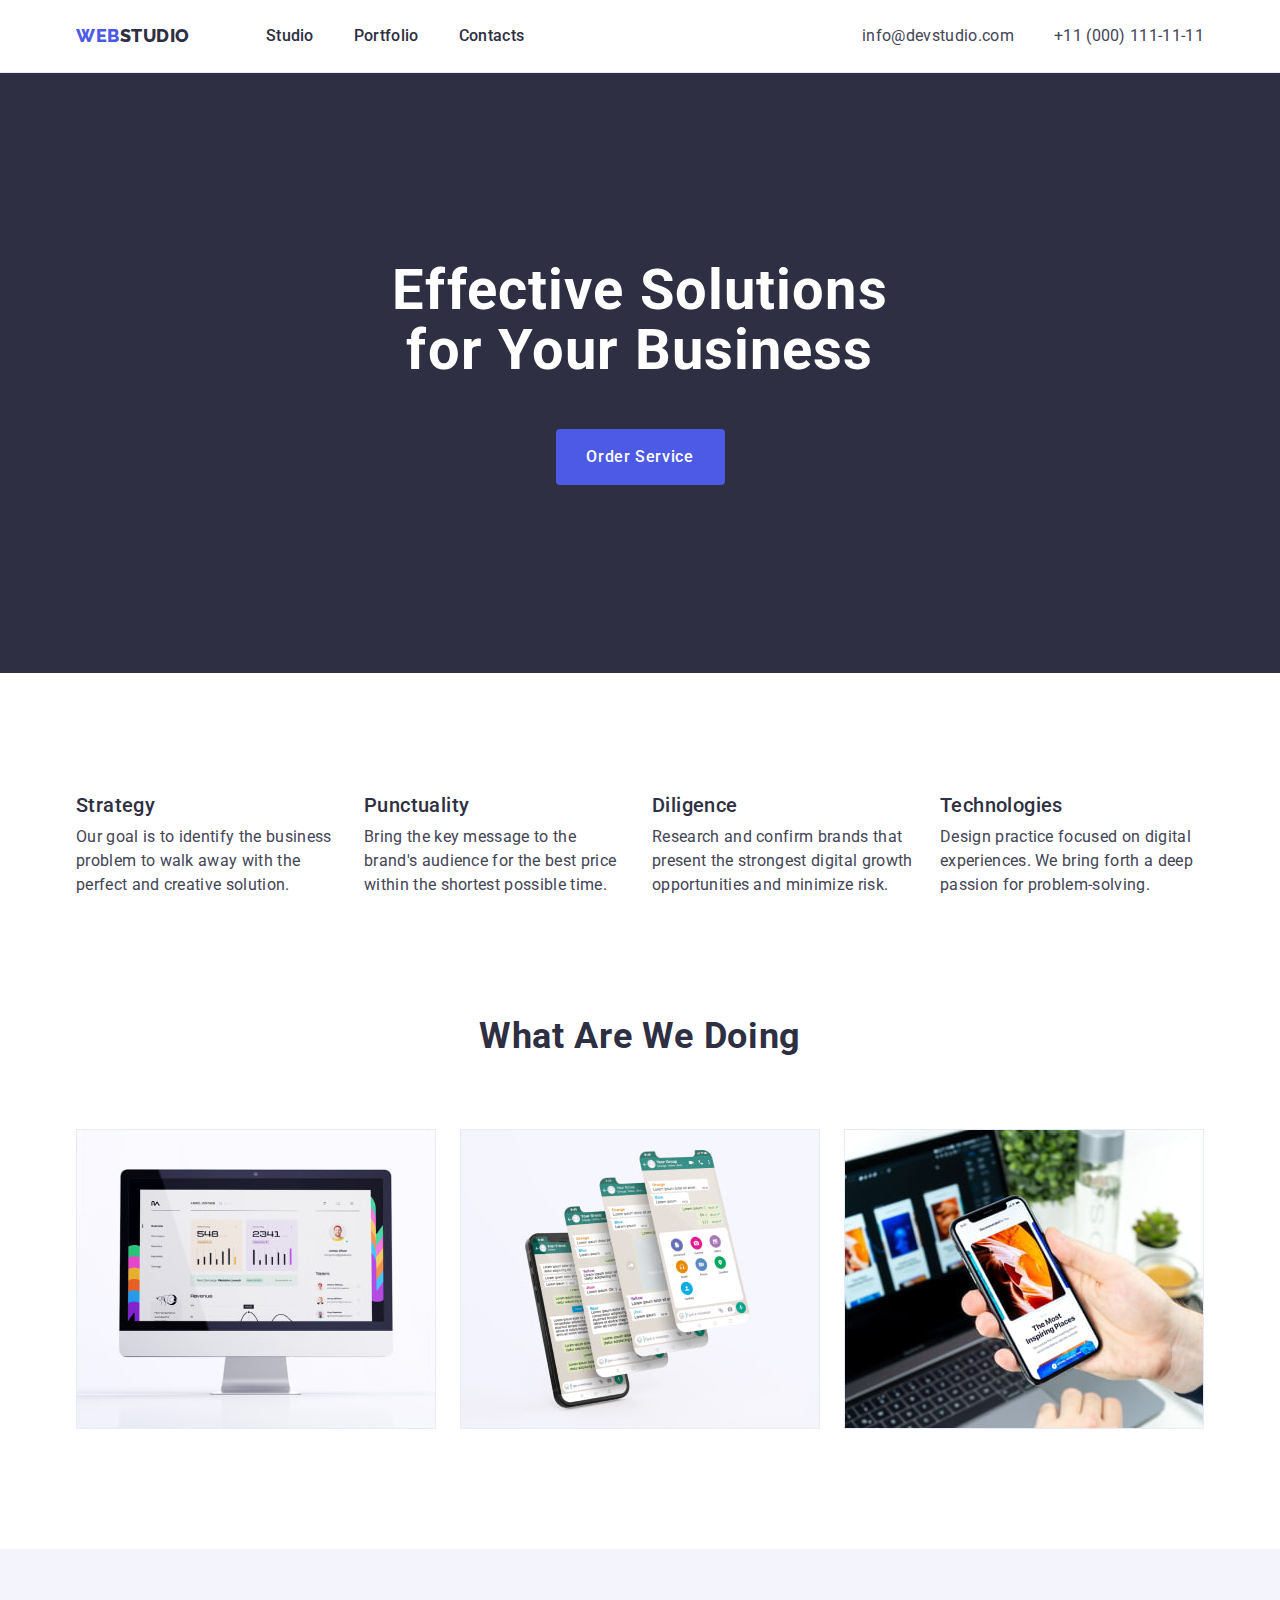
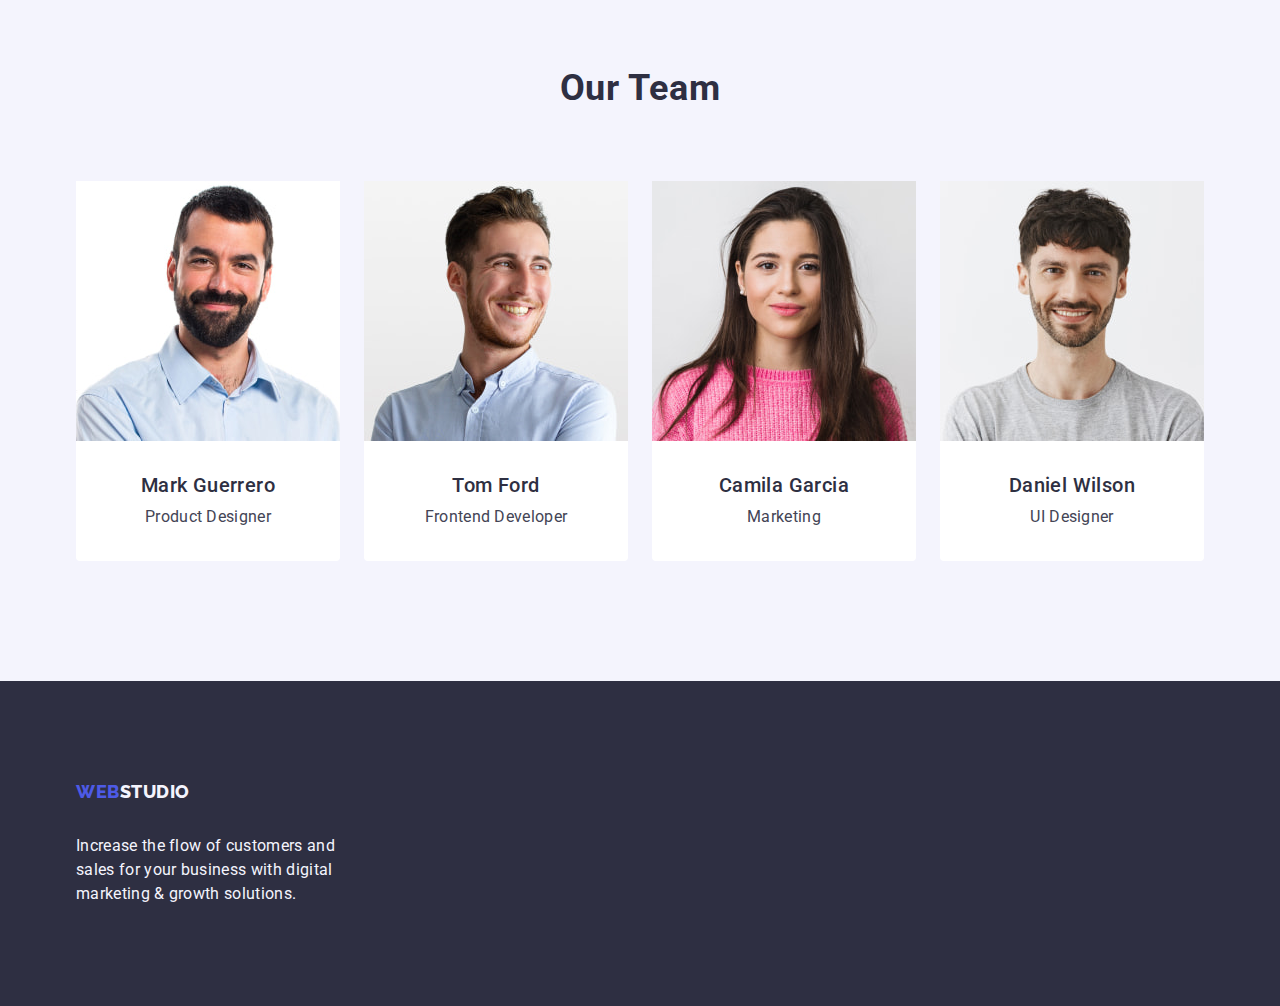
<file: index.html>
<!DOCTYPE html>
<html lang="en">
  <head>
    <meta charset="UTF-8" />
    <meta http-equiv="X-UA-Compatible" content="IE=edge" />
    <meta name="viewport" content="width=device-width, initial-scale=1.0" />
    <title>Web Studio</title>
    <!-- Fonts -->
    <link rel="preconnect" href="https://fonts.googleapis.com" />
    <link rel="preconnect" href="https://fonts.gstatic.com" crossorigin />
    <link
      href="https://fonts.googleapis.com/css2?family=Raleway:wght@800&family=Roboto:wght@400;500;700;900&display=swap"
      rel="stylesheet"
    />
    <!-- Normalize -->
    <link
      rel="stylesheet"
      href="https://cdnjs.cloudflare.com/ajax/libs/modern-normalize/1.0.0/modern-normalize.min.css"
    />
    <!-- css -->
    <link rel="stylesheet" href="css/styles.css" />
  </head>
  <body>
    <!-- header -->
    <header class="header">
      <!-- navigation -->
      <div class="container-header container">
        <nav class="header-nav">
          <a href="./index.html" class="header-nav-logo link logo active-link"
            >Web<span class="logo-lead">Studio</span></a
          >
          <ul class="header-nav-list list">
            <li class="header-nav-item">
              <a
                href="./index.html"
                class="header-nav-link link primary-text active-link"
                >Studio</a
              >
            </li>
            <li class="header-nav-item">
              <a
                href="./portfolio.html"
                class="header-nav-link link primary-text active-link"
                >Portfolio</a
              >
            </li>
            <li class="header-nav-item">
              <a href="" class="header-nav-link link primary-text active-link"
                >Contacts</a
              >
            </li>
          </ul>
        </nav>
        <!-- address -->
        <address class="header-address">
          <ul class="header-cont-list list">
            <li class="header-cont-item">
              <a
                href="mailto:info@devstudio.com"
                class="header-cont-link link primary-text active-link"
                >info@devstudio.com</a
              >
            </li>
            <li class="header-cont-item">
              <a
                href="tel:+110001111111"
                class="header-cont-link link primary-text active-link"
                >+11 (000) 111-11-11</a
              >
            </li>
          </ul>
        </address>
      </div>
    </header>
    <main>
      <!-- hero -->
      <section class="hero">
        <div class="container">
          <h1 class="hero-title">Effective Solutions for Your Business</h1>
          <button type="button" class="hero-btn btn primary-text active-btn">
            Order Service
          </button>
        </div>
      </section>
      <!-- Features -->
      <section class="features section">
        <div class="container">
          <h2 hidden class="features-title">Features</h2>
          <ul class="features-list list">
            <li class="features-item">
              <h3 class="features-subtitle subtitle">Strategy</h3>
              <p class="features-desc primary-text">
                Our goal is to identify the business problem to walk away with
                the perfect and creative solution.
              </p>
            </li>
            <li class="features-item">
              <h3 class="features-subtitle subtitle">Punctuality</h3>
              <p class="features-desc primary-text">
                Bring the key message to the brand's audience for the best price
                within the shortest possible time.
              </p>
            </li>
            <li class="features-item">
              <h3 class="features-subtitle subtitle">Diligence</h3>
              <p class="features-desc primary-text">
                Research and confirm brands that present the strongest digital
                growth opportunities and minimize risk.
              </p>
            </li>
            <li class="features-item">
              <h3 class="features-subtitle subtitle">Technologies</h3>
              <p class="features-desc primary-text">
                Design practice focused on digital experiences. We bring forth a
                deep passion for problem-solving.
              </p>
            </li>
          </ul>
        </div>
      </section>
      <!-- Examples -->
      <section class="examples section">
        <div class="container">
          <h2 class="examples-title title">What are we doing</h2>
          <ul class="examples-list list">
            <li class="examples-item">
              <img
                src="./images/wawd/img1.jpg"
                alt="img1"
                width="360"
                class="examples-img"
              />
            </li>
            <li class="examples-item">
              <img
                src="./images/wawd/img2.jpg"
                alt="img2"
                width="360"
                class="examples-img"
              />
            </li>
            <li class="examples-item">
              <img
                src="./images/wawd/img3.jpg"
                alt="img3"
                width="360"
                class="examples-img"
              />
            </li>
          </ul>
        </div>
      </section>
      <!-- Our team -->
      <section class="team section">
        <div class="container">
          <h2 class="team-title title">Our Team</h2>
          <ul class="team-list list">
            <li class="team-item">
              <img
                src="./images/our_team/markguerrero.jpg"
                alt="Mark Guerrero"
                width="264"
                class="team-img"
              />
              <div class="team-card">
                <h3 class="team-subtitle subtitle">Mark Guerrero</h3>
                <p class="team-desc primary-text">Product Designer</p>
              </div>
            </li>
            <li class="team-item">
              <img
                src="./images/our_team/tomford.jpg"
                alt="Tom Ford"
                width="264"
                class="team-img"
              />
              <div class="team-card">
                <h3 class="team-subtitle subtitle">Tom Ford</h3>
                <p class="team-desc primary-text">Frontend Developer</p>
              </div>
            </li>
            <li class="team-item">
              <img
                src="./images/our_team/camilagarcia.jpg"
                alt="Camila Garcia"
                width="264"
                class="team-img"
              />
              <div class="team-card">
                <h3 class="team-subtitle subtitle">Camila Garcia</h3>
                <p class="team-desc primary-text">Marketing</p>
              </div>
            </li>
            <li class="team-item">
              <img
                src="./images/our_team/danielwilson.jpg"
                alt="Daniel Wilson"
                width="264"
                class="team-img"
              />
              <div class="team-card">
                <h3 class="team-subtitle subtitle">Daniel Wilson</h3>
                <p class="team-desc primary-text">UI Designer</p>
              </div>
            </li>
          </ul>
        </div>
      </section>
    </main>
    <!-- footer -->
    <footer class="footer">
      <div class="container">
        <a href="./index.html" class="footer-logo link logo active-link"
          >Web<span class="logo-footer">Studio</span></a
        >
        <p class="footer-desc primary-text">
          Increase the flow of customers and sales for your business with
          digital marketing & growth solutions.
        </p>
      </div>
    </footer>
  </body>
</html>
</file>
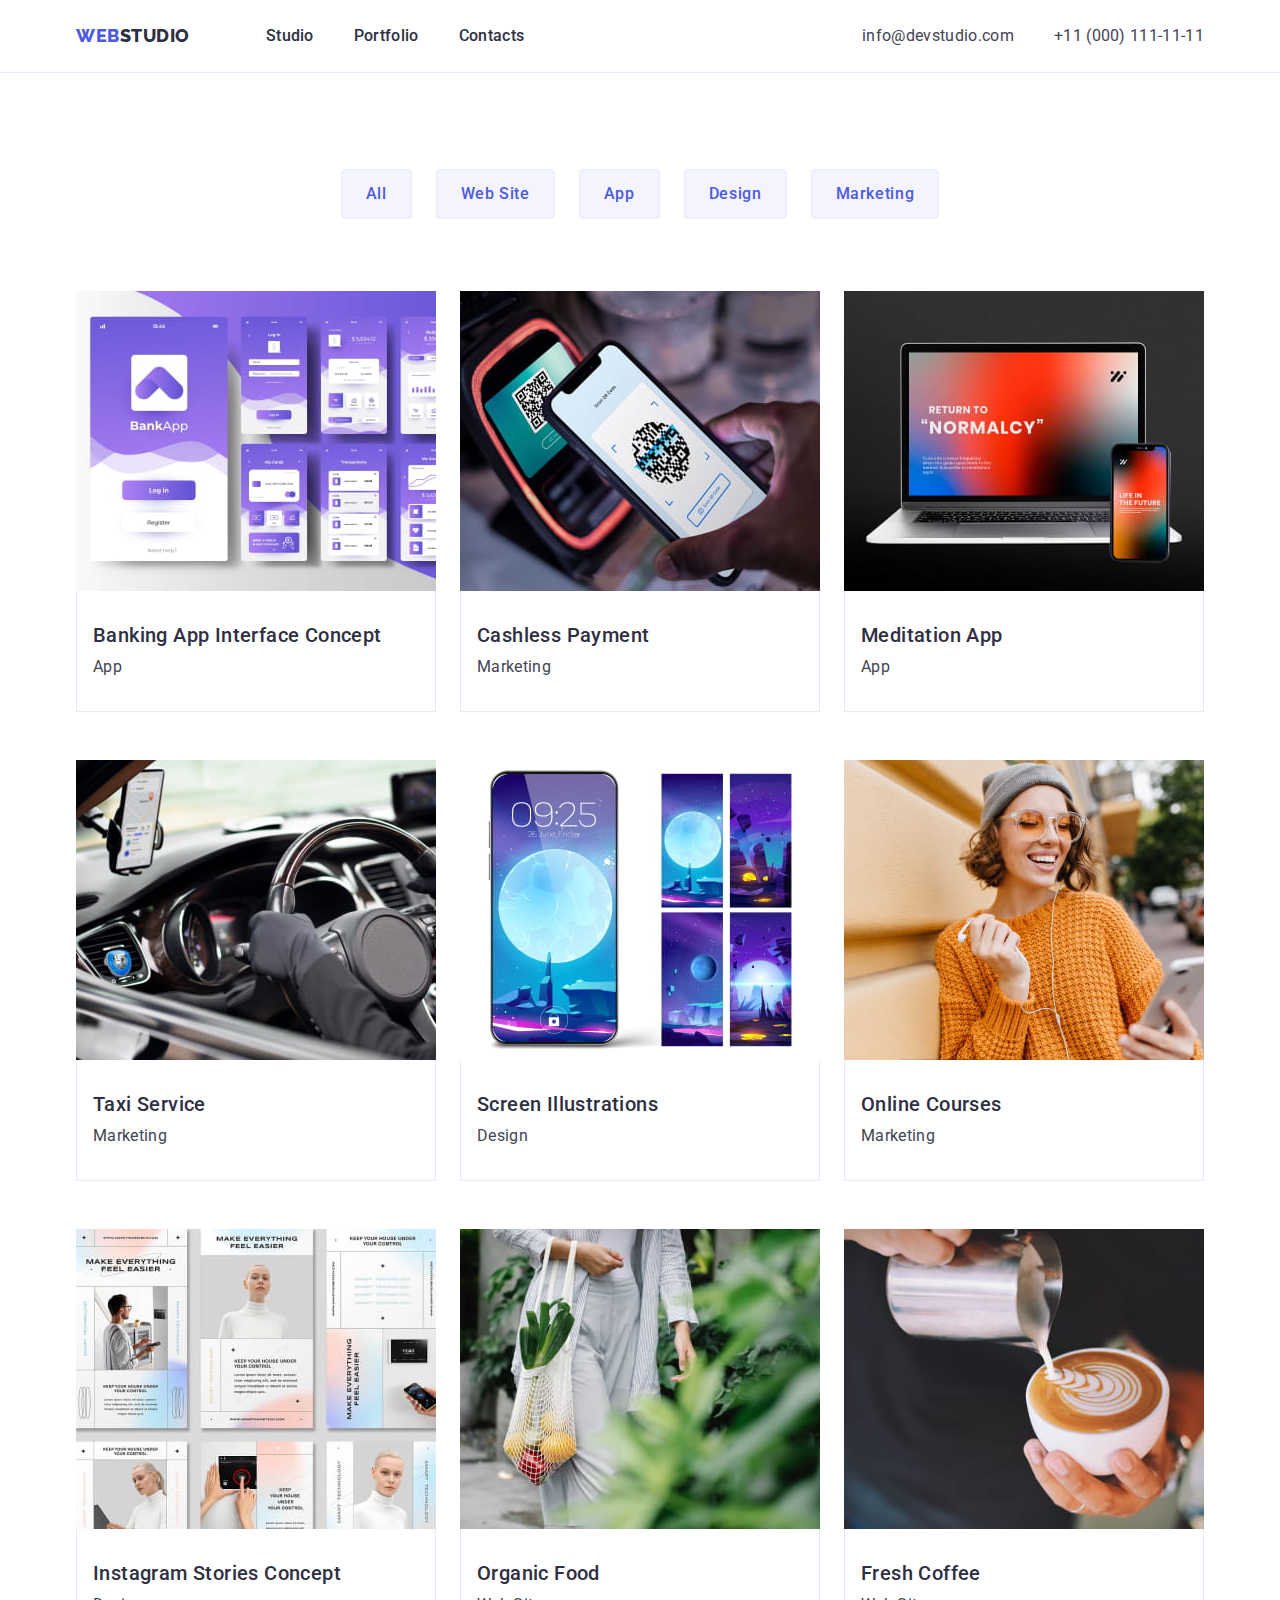
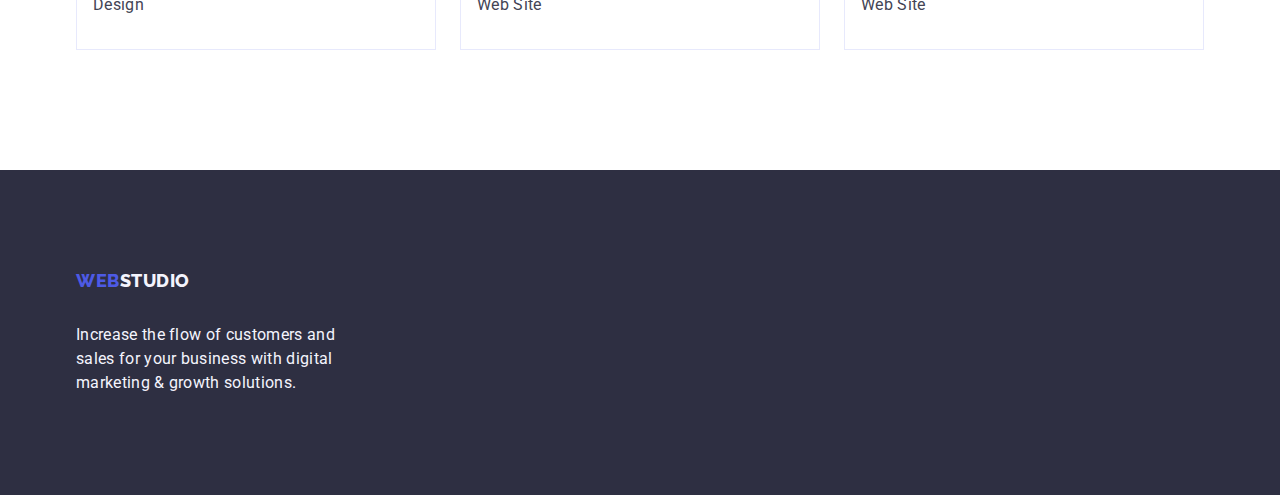
<file: portfolio.html>
<!DOCTYPE html>
<html lang="en">
  <head>
    <meta charset="UTF-8" />
    <meta http-equiv="X-UA-Compatible" content="IE=edge" />
    <meta name="viewport" content="width=device-width, initial-scale=1.0" />
    <title>Web Studio</title>
    <!-- Fonts -->
    <link rel="preconnect" href="https://fonts.googleapis.com" />
    <link rel="preconnect" href="https://fonts.gstatic.com" crossorigin />
    <link
      href="https://fonts.googleapis.com/css2?family=Raleway:wght@800&family=Roboto:wght@400;500;700;900&display=swap"
      rel="stylesheet"
    />
    <!-- Normalize -->
    <link
      rel="stylesheet"
      href="https://cdnjs.cloudflare.com/ajax/libs/modern-normalize/1.0.0/modern-normalize.min.css"
    />
    <!-- css -->
    <link rel="stylesheet" href="css/styles.css" />
  </head>
  <body>
    <!-- header -->
    <header class="header">
      <!-- navigation -->
      <div class="container-header container">
        <nav class="header-nav">
          <a href="./index.html" class="header-nav-logo link logo active-link"
            >Web<span class="logo-lead">Studio</span></a
          >
          <ul class="header-nav-list list">
            <li class="header-nav-item">
              <a
                href="./index.html"
                class="header-nav-link link primary-text active-link"
                >Studio</a
              >
            </li>
            <li class="header-nav-item">
              <a
                href="./portfolio.html"
                class="header-nav-link link primary-text active-link"
                >Portfolio</a
              >
            </li>
            <li class="header-nav-item">
              <a href="" class="header-nav-link link primary-text active-link"
                >Contacts</a
              >
            </li>
          </ul>
        </nav>
        <!-- address -->
        <address class="header-address">
          <ul class="header-cont-list list">
            <li class="header-cont-item">
              <a
                href="mailto:info@devstudio.com"
                class="header-cont-link link primary-text active-link"
                >info@devstudio.com</a
              >
            </li>
            <li class="header-cont-item">
              <a
                href="tel:+110001111111"
                class="header-cont-link link primary-text active-link"
                >+11 (000) 111-11-11</a
              >
            </li>
          </ul>
        </address>
      </div>
    </header>
    <main>
      <section class="portfolio section">
        <div class="container">
          <h1 hidden class="visually-hidden">Portfolio</h1>
          <ul class="portfolio-btn-items list">
            <li class="btn-item">
              <button
                type="button"
                class="portfolio-btn btn primary-text active-btn"
              >
                All
              </button>
            </li>
            <li class="btn-item">
              <button
                type="button"
                class="portfolio-btn btn primary-text active-btn"
              >
                Web Site
              </button>
            </li>
            <li class="btn-item">
              <button
                type="button"
                class="portfolio-btn btn primary-text active-btn"
              >
                App
              </button>
            </li>
            <li class="btn-item">
              <button
                type="button"
                class="portfolio-btn btn primary-text active-btn"
              >
                Design
              </button>
            </li>
            <li class="btn-item">
              <button
                type="button"
                class="portfolio-btn btn primary-text active-btn"
              >
                Marketing
              </button>
            </li>
          </ul>

          <ul class="portfolio-list list">
            <li class="portfolio-item">
              <a href="" class="portfolio-link link">
                <img
                  src="./images/project_cards/img-8.jpg"
                  alt="Banking App Interface Concept"
                  width="360"
                  height="300"
                  class="portfolio-img"
                />
                <div class="portfolio-card">
                  <h2 class="portfolio-subtitle subtitle">
                    Banking App Interface Concept
                  </h2>
                  <p class="portfolio-desc primary-text">App</p>
                </div>
              </a>
            </li>
            <li class="portfolio-item">
              <a href="" class="portfolio-link link">
                <img
                  src="./images/project_cards/img-7.jpg"
                  alt="Cashless Payment"
                  width="360"
                  height="300"
                  class="portfolio-img"
                />
                <div class="portfolio-card">
                  <h2 class="portfolio-subtitle subtitle">Cashless Payment</h2>
                  <p class="portfolio-desc primary-text">Marketing</p>
                </div>
              </a>
            </li>
            <li class="portfolio-item">
              <a href="" class="portfolio-link link">
                <img
                  src="./images/project_cards/img-6.jpg"
                  alt="Meditation App"
                  width="360"
                  height="300"
                  class="portfolio-img"
                />
                <div class="portfolio-card">
                  <h2 class="portfolio-subtitle subtitle">Meditation App</h2>
                  <p class="portfolio-desc primary-text">App</p>
                </div>
              </a>
            </li>
            <li class="portfolio-item">
              <a href="" class="portfolio-link link">
                <img
                  src="./images/project_cards/img-5.jpg"
                  alt="Taxi Service"
                  width="360"
                  height="300"
                  class="portfolio-img"
                />
                <div class="portfolio-card">
                  <h2 class="portfolio-subtitle subtitle">Taxi Service</h2>
                  <p class="portfolio-desc primary-text">Marketing</p>
                </div>
              </a>
            </li>
            <li class="portfolio-item">
              <a href="" class="portfolio-link link">
                <img
                  src="./images/project_cards/img-4.jpg"
                  alt="Screen Illustrations"
                  width="360"
                  height="300"
                  class="portfolio-img"
                />
                <div class="portfolio-card">
                  <h2 class="portfolio-subtitle subtitle">
                    Screen Illustrations
                  </h2>
                  <p class="portfolio-desc primary-text">Design</p>
                </div>
              </a>
            </li>
            <li class="portfolio-item">
              <a href="" class="portfolio-link link">
                <img
                  src="./images/project_cards/img-3.jpg"
                  alt="Online Courses"
                  width="360"
                  height="300"
                  class="portfolio-img"
                />
                <div class="portfolio-card">
                  <h2 class="portfolio-subtitle subtitle">Online Courses</h2>
                  <p class="portfolio-desc primary-text">Marketing</p>
                </div>
              </a>
            </li>
            <li class="portfolio-item">
              <a href="" class="portfolio-link link">
                <img
                  src="./images/project_cards/img-2.jpg"
                  alt="Instagram Stories Concept"
                  width="360"
                  height="300"
                  class="portfolio-img"
                />
                <div class="portfolio-card">
                  <h2 class="portfolio-subtitle subtitle">
                    Instagram Stories Concept
                  </h2>
                  <p class="portfolio-desc primary-text">Design</p>
                </div>
              </a>
            </li>
            <li class="portfolio-item">
              <a href="" class="portfolio-link link">
                <img
                  src="./images/project_cards/img-1.jpg"
                  alt="Organic Food"
                  width="360"
                  height="300"
                  class="portfolio-img"
                />
                <div class="portfolio-card">
                  <h2 class="portfolio-subtitle subtitle">Organic Food</h2>
                  <p class="portfolio-desc primary-text">Web Site</p>
                </div>
              </a>
            </li>
            <li class="portfolio-item">
              <a href="" class="portfolio-link link">
                <img
                  src="./images/project_cards/img.jpg"
                  alt="Fresh Coffee"
                  width="360"
                  height="300"
                  class="portfolio-img"
                />
                <div class="portfolio-card">
                  <h2 class="portfolio-subtitle subtitle">Fresh Coffee</h2>
                  <p class="portfolio-desc primary-text">Web Site</p>
                </div>
              </a>
            </li>
          </ul>
        </div>
      </section>
    </main>
    <!-- footer -->
    <footer class="footer">
      <div class="container">
        <a href="./index.html" class="footer-logo link logo active-link"
          >Web<span class="logo-footer">Studio</span></a
        >
        <p class="footer-desc primary-text">
          Increase the flow of customers and sales for your business with
          digital marketing & growth solutions.
        </p>
      </div>
    </footer>
  </body>
</html>
</file>
<file: css/styles.css>
:root {
  --main-text-color: #434455;
  --bg-color: #ffffff; /* Header, team card background */
  --primary-brand-color: #4d5ae5; /* CTAs Focused Active states Links */
  --pressed-state-color: #404bbf; /* CTAs */
  --dark-color: #2e2f42; /* Overlays Shadows Headings logo*/
  --light-bg-color: #f4f4fd; /* Light mode backgrounds Light mode Dialogs/alerts */
  --acccent-color: #e7e9fc; /* Accent color Hairlines Subtle backgrounds */
  --cont-width: 1158px;
  --gap-team-card: 24px;
}

body {
  font-family: 'Roboto', sans-serif;
  letter-spacing: 0.02em;

  color: var(--main-text-color);
  background-color: var(--bg-color);
}

h1,
h2,
h3,
h4,
h5,
h6 {
  padding: 0;
  margin: 0;
}

p,
ul {
  padding: 0;
  margin: 0;
}

img {
  display: block;
  max-width: 100%;
}

.section {
  padding: 120px 0;
}
.container {
  width: 1158px;
  padding: 0 15px;
  margin-left: auto;
  margin-right: auto;
}

.current.link {
  color: var(--pressed-state-color);
}

.link {
  text-decoration: none;
}

.list {
  list-style: none;
}

.logo {
  font-family: 'Raleway', sans-serif;
  font-weight: 800;
  font-size: 18px;
  line-height: 1.17;
  letter-spacing: 0.03em;
  text-transform: uppercase;

  color: var(--primary-brand-color);
}

.logo-lead {
  color: var(--dark-color);
}
.logo-footer {
  color: var(--light-bg-color);
}
.active-link:hover,
.active-link:focus {
  color: var(--pressed-state-color);
}

.active-btn:hover,
.active-btn:focus {
  color: var(--bg-color);
  background-color: var(--pressed-state-color);
}

.portfolio-btn:hover,
.portfolio-btn:focus {
  border: 1px solid transparent;
}

.title {
  font-weight: 700;
  font-size: 36px;
  line-height: 1.11;
  text-align: center;
  letter-spacing: 0.02em;
  text-transform: capitalize;

  color: var(--dark-color);
}

.subtitle {
  font-weight: 500;
  font-size: 20px;
  line-height: 1.2;
  letter-spacing: 0.02em;
  text-align: center;

  color: var(--dark-color);
}

.primary-text {
  font-size: 16px;
  line-height: 1.5;

  color: var(--main-text-color);
}
.btn {
  font-family: 'Roboto', sans-serif;
  font-weight: 500;
  letter-spacing: 0.04em;

  cursor: pointer;
}

/* Header*/
.container-header {
  display: flex;
  align-items: center;
}

.header {
  border-bottom: 1px solid var(--acccent-color);
}

.header-nav {
  display: flex;
  margin-right: auto;
  align-items: center
}

.header-nav-logo {
  display: block;
  padding: 24px 0;
  margin-right: 76px;
}

.header-nav-link {
  display: block;
  padding: 24px 0;
  font-weight: 500;
  color: var(--dark-color);
}

.header-nav-list {
  display: flex;
  gap: 40px;
}

.header-nav-item {
}

.header-cont-list {
  display: flex;
  gap: 40px;
}

.header-cont-item {
}

.header-cont-link {
  display: block;
  padding: 24px 0;
  color: var(--main-text-color);
}

.header-address {
  font-style: normal;
}

/* Hero section - Studio*/

.hero {
  text-align: center;
  background-color: var(--dark-color);
  padding: 188px 0;
}

.hero-title {
  max-width: 496px;
  margin: 0 auto 48px;

  font-weight: 700;
  font-size: 56px;
  line-height: 1.07;

  letter-spacing: 0.02em;

  color: var(--bg-color);
}

.hero-btn {
  display: block;
  margin: auto;
  min-width: 169px;
  height: 56px;
  border-radius: 4px;
  border: none;
  color: var(--bg-color);
  background-color: var(--primary-brand-color);
}

/* Feature section - Studio*/

.features {
}

.features-title {
}

.features-list {
  display: flex;
  flex-wrap: wrap;
  gap: var(--gap-team-card);
}

.features-item {
  flex-basis: calc((100% - 3 * var(--gap-team-card)) / 4);
}

.features-subtitle {
  text-align: left;
  margin-bottom: 8px;
}

.features-desc {
}

/* Examples - Studio*/

.examples {
  padding-top: 0;
}

.examples-title {
  margin-bottom: 72px;
}

.examples-list {
  display: flex;
  flex-wrap: wrap;
  gap: var(--gap-team-card);

}

.examples-item {
  flex-basis: calc(( 100% - 48px) / 3);
}

.examples-img {
}

/* Our Team - Studio*/

.team {
  background-color: var(--light-bg-color);
}

.team-title {
  margin-bottom: 72px;
}

.team-list {
  display: flex;
  flex-wrap: wrap;
  gap: var(--gap-team-card);
}

.team-item {
  flex-basis: calc((100% - 3 * var(--gap-team-card)) / 4);
  background-color: var(--bg-color);
  border-radius: 0px 0px 4px 4px;
}

.team-card {
  padding: 32px 16px;
}

.team-img {
}

.team-subtitle {
  margin-bottom: 8px;
}

.team-desc {
  text-align: center;
}

/* Footer */

.footer {
  padding: 100px 0;
  background-color: var(--dark-color);
}

.footer-logo {
  display: inline-block;
  margin-bottom: 16px;
}

.footer-desc {
  margin-top: 16px;
  width: 264px;
  color: var(--light-bg-color);
}

/* main - portfolio */

.portfolio {
  padding-top: 96px;
}

.portfolio-btn-items {
  display: flex;
  gap: var(--gap-team-card);
  margin-bottom: 72px;
  justify-content: center;
}

.btn-item {
}

.portfolio-btn {
  padding: 12px 24px;

  color: var(--primary-brand-color);
  background-color: var(--light-bg-color);
  border: 1px solid var(--acccent-color);
  border-radius: 4px;
}

.portfolio-list {
  display: flex;
  flex-wrap: wrap;
  column-gap: var(--gap-team-card);
  row-gap: calc( 2 * var(--gap-team-card));
}

.portfolio-item {
  width: calc((100% - 48px) / 3);
}

.portfolio-card {
  padding: 32px 16px;
  border: 1px solid var(--acccent-color);
  border-top: none;
}

.portfolio-link {
}

.portfolio-img {
}

.portfolio-subtitle {
  text-align: left;
  margin-bottom: 8px;
}

.portfolio-desc {
  text-align: left;
}
</file>
